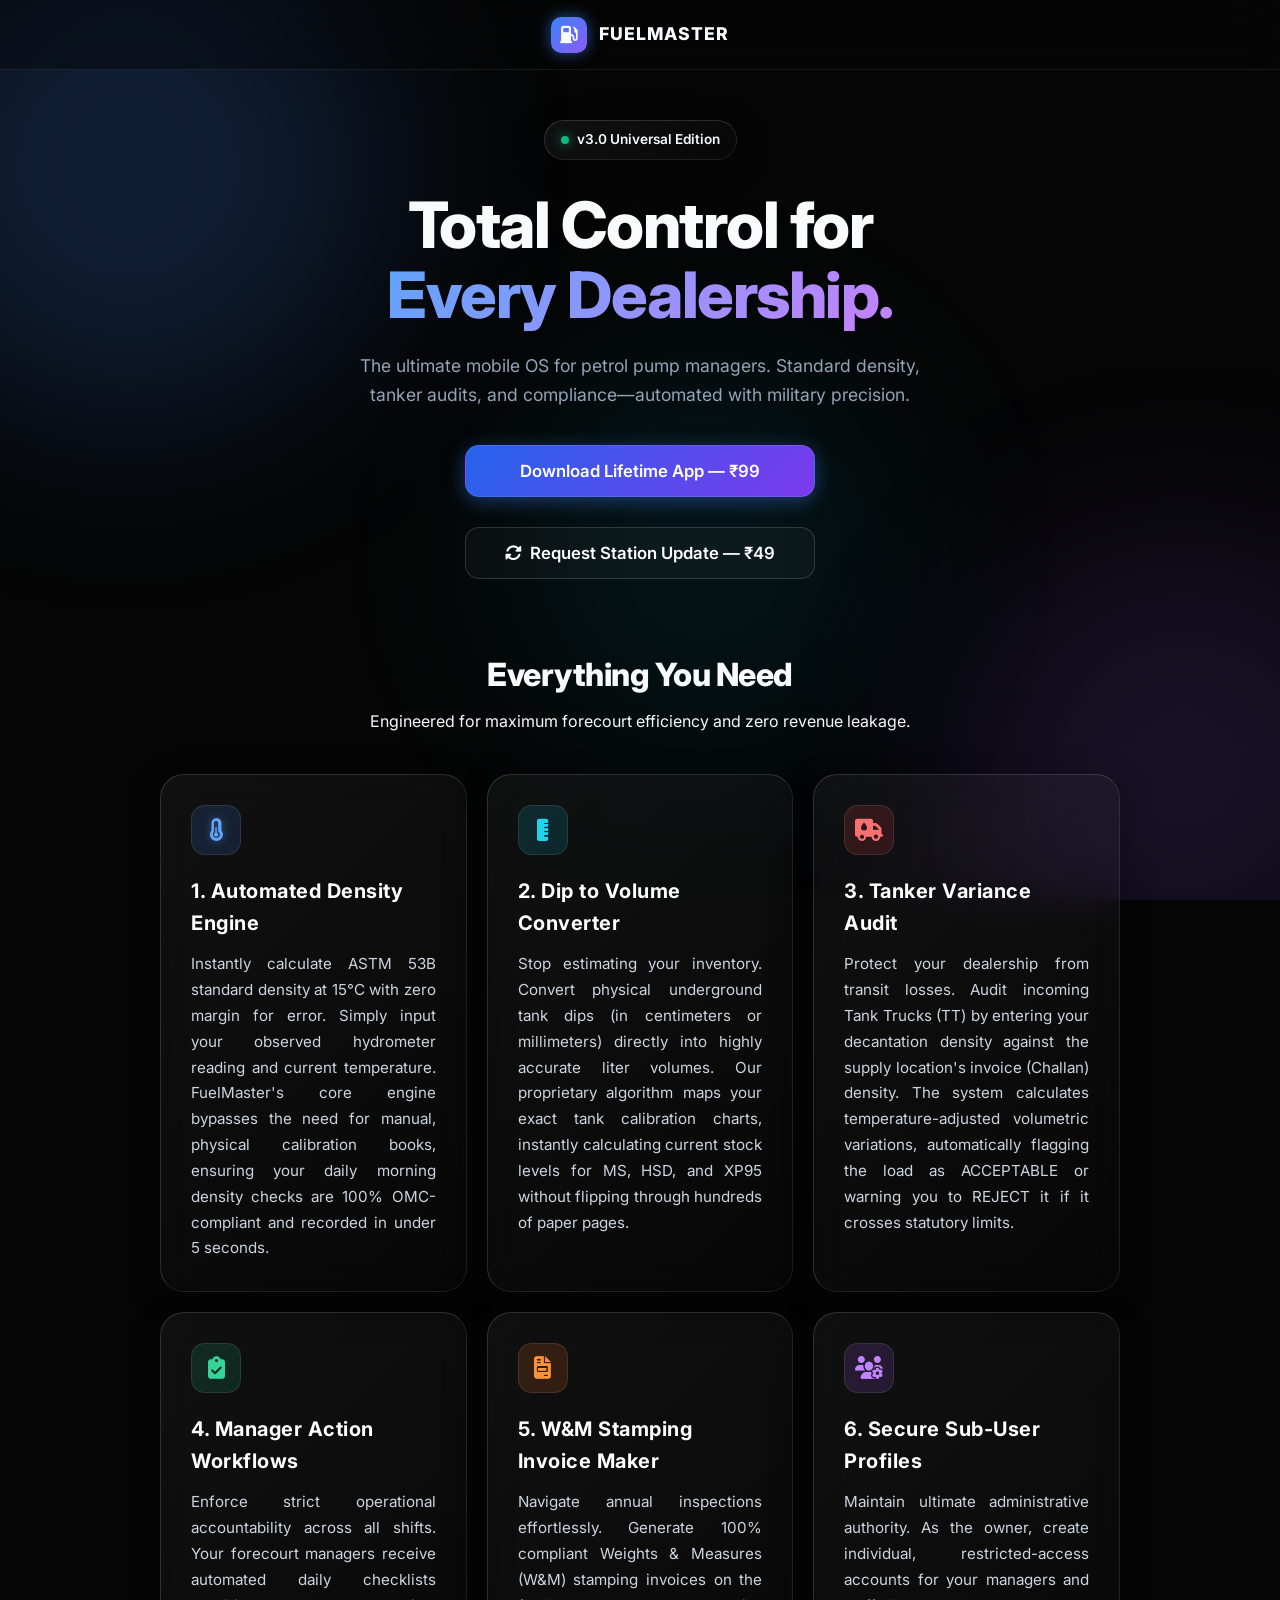
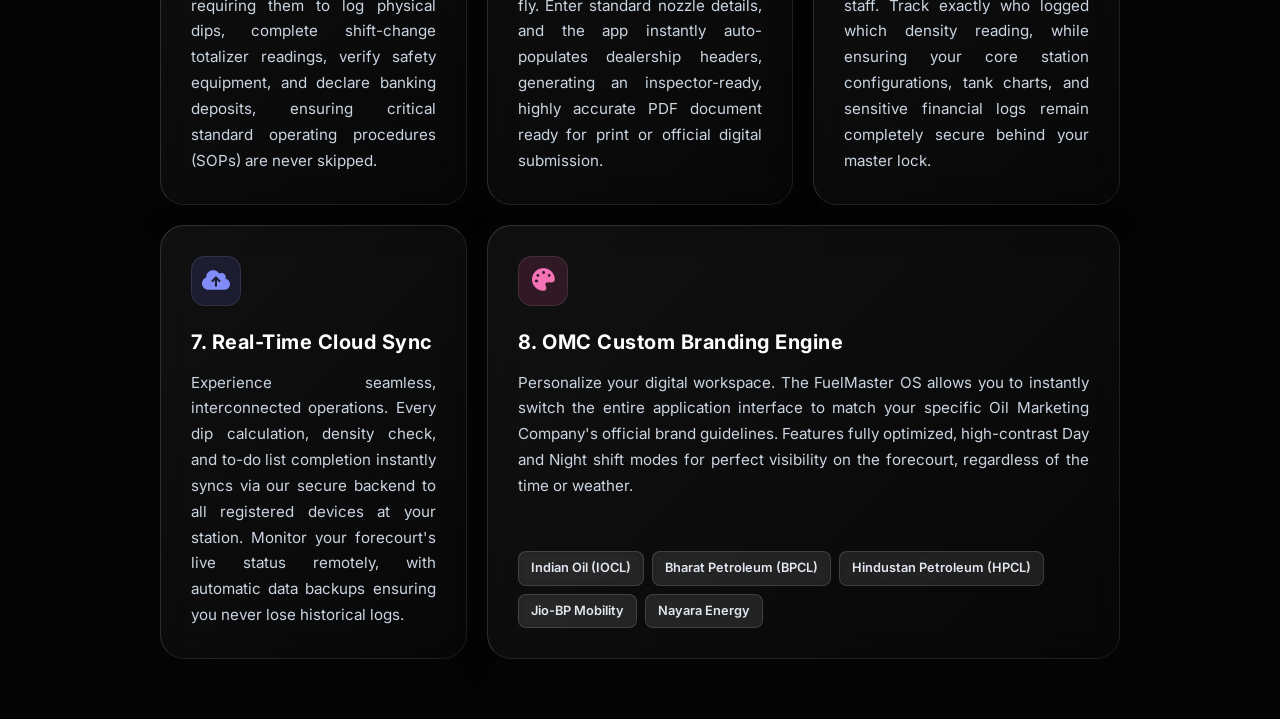
<file: index.html>
<!DOCTYPE html>
<html lang="en">
<head>
    <meta charset="UTF-8">
    <meta name="viewport" content="width=device-width, initial-scale=1.0, maximum-scale=1.0, user-scalable=no">
    <title>FuelMaster | The Ultimate Forecourt OS</title>
    <link href="https://fonts.googleapis.com/css2?family=Inter:wght@300;400;500;600;700;800&display=swap" rel="stylesheet">
    <link href="https://cdnjs.cloudflare.com/ajax/libs/font-awesome/6.4.0/css/all.min.css" rel="stylesheet">
    <link rel="stylesheet" href="style.css">
    <script src="https://checkout.razorpay.com/v1/checkout.js"></script>
</head>
<body>

    <div class="bg-orbs">
        <div class="orb orb-1"></div>
        <div class="orb orb-2"></div>
        <div class="orb orb-3"></div>
    </div>

    <header class="navbar">
        <div class="logo">
            <div class="logo-icon"><i class="fas fa-gas-pump"></i></div>
            <div class="logo-text">FUELMASTER</div>
        </div>
    </header>

    <main class="container">
        <section class="hero slide-up">
            <div class="version-badge glass-panel">
                <span class="pulse-dot"></span> v3.0 Universal Edition
            </div>
            <h1 class="hero-title">Total Control for <br><span class="text-gradient animated-gradient">Every Dealership.</span></h1>
            <p class="hero-desc">The ultimate mobile OS for petrol pump managers. Standard density, tanker audits, and compliance—automated with military precision.</p>
            
            <div class="hero-actions">
                <button class="btn btn-primary btn-glow w-100 pulse-anim" onclick="openSheet('downloadSheet')">
                    Download Lifetime App — ₹99
                </button>
                <button class="btn btn-glass w-100 mt-15" onclick="openSheet('updateSheet')">
                    <i class="fas fa-sync-alt"></i> Request Station Update — ₹49
                </button>
            </div>
        </section>

        <section class="features-section">
            <div class="section-title fade-in-scroll">
                <h2>Everything You Need</h2>
                <p>Engineered for maximum forecourt efficiency and zero revenue leakage.</p>
            </div>

            <div class="bento-grid">
                <div class="bento-card glass-panel fade-in-scroll delay-1">
                    <div class="icon-wrap blue"><i class="fas fa-temperature-half"></i></div>
                    <h3>1. Automated Density Engine</h3>
                    <p>Instantly calculate ASTM 53B standard density at 15°C with zero margin for error. Simply input your observed hydrometer reading and current temperature. FuelMaster's core engine bypasses the need for manual, physical calibration books, ensuring your daily morning density checks are 100% OMC-compliant and recorded in under 5 seconds.</p>
                </div>
                <div class="bento-card glass-panel fade-in-scroll delay-2">
                    <div class="icon-wrap cyan"><i class="fas fa-ruler-vertical"></i></div>
                    <h3>2. Dip to Volume Converter</h3>
                    <p>Stop estimating your inventory. Convert physical underground tank dips (in centimeters or millimeters) directly into highly accurate liter volumes. Our proprietary algorithm maps your exact tank calibration charts, instantly calculating current stock levels for MS, HSD, and XP95 without flipping through hundreds of paper pages.</p>
                </div>
                <div class="bento-card glass-panel fade-in-scroll delay-3">
                    <div class="icon-wrap red"><i class="fas fa-truck-droplet"></i></div>
                    <h3>3. Tanker Variance Audit</h3>
                    <p>Protect your dealership from transit losses. Audit incoming Tank Trucks (TT) by entering your decantation density against the supply location's invoice (Challan) density. The system calculates temperature-adjusted volumetric variations, automatically flagging the load as ACCEPTABLE or warning you to REJECT it if it crosses statutory limits.</p>
                </div>
                <div class="bento-card glass-panel fade-in-scroll delay-1">
                    <div class="icon-wrap green"><i class="fas fa-clipboard-check"></i></div>
                    <h3>4. Manager Action Workflows</h3>
                    <p>Enforce strict operational accountability across all shifts. Your forecourt managers receive automated daily checklists requiring them to log physical dips, complete shift-change totalizer readings, verify safety equipment, and declare banking deposits, ensuring critical standard operating procedures (SOPs) are never skipped.</p>
                </div>
                <div class="bento-card glass-panel fade-in-scroll delay-2">
                    <div class="icon-wrap orange"><i class="fas fa-file-invoice"></i></div>
                    <h3>5. W&M Stamping Invoice Maker</h3>
                    <p>Navigate annual inspections effortlessly. Generate 100% compliant Weights & Measures (W&M) stamping invoices on the fly. Enter standard nozzle details, and the app instantly auto-populates dealership headers, generating an inspector-ready, highly accurate PDF document ready for print or official digital submission.</p>
                </div>
                <div class="bento-card glass-panel fade-in-scroll delay-3">
                    <div class="icon-wrap purple"><i class="fas fa-users-gear"></i></div>
                    <h3>6. Secure Sub-User Profiles</h3>
                    <p>Maintain ultimate administrative authority. As the owner, create individual, restricted-access accounts for your managers and staff. Track exactly who logged which density reading, while ensuring your core station configurations, tank charts, and sensitive financial logs remain completely secure behind your master lock.</p>
                </div>
                <div class="bento-card glass-panel fade-in-scroll delay-1">
                    <div class="icon-wrap indigo"><i class="fas fa-cloud-arrow-up"></i></div>
                    <h3>7. Real-Time Cloud Sync</h3>
                    <p>Experience seamless, interconnected operations. Every dip calculation, density check, and to-do list completion instantly syncs via our secure backend to all registered devices at your station. Monitor your forecourt's live status remotely, with automatic data backups ensuring you never lose historical logs.</p>
                </div>
                <div class="bento-card glass-panel fade-in-scroll bento-span-2 delay-2">
                    <div class="icon-wrap pink"><i class="fas fa-palette"></i></div>
                    <h3>8. OMC Custom Branding Engine</h3>
                    <p>Personalize your digital workspace. The FuelMaster OS allows you to instantly switch the entire application interface to match your specific Oil Marketing Company's official brand guidelines. Features fully optimized, high-contrast Day and Night shift modes for perfect visibility on the forecourt, regardless of the time or weather.</p>
                    <div class="brand-tags mt-15">
                        <span class="tag glass-tag">Indian Oil (IOCL)</span>
                        <span class="tag glass-tag">Bharat Petroleum (BPCL)</span>
                        <span class="tag glass-tag">Hindustan Petroleum (HPCL)</span>
                        <span class="tag glass-tag">Jio-BP Mobility</span>
                        <span class="tag glass-tag">Nayara Energy</span>
                    </div>
                </div>
            </div>
        </section>
    </main>

    <div class="sheet-overlay" id="sheetOverlay" onclick="closeAllSheets()"></div>

    <div class="bottom-sheet glass-modal" id="downloadSheet">
        <div class="sheet-handle"></div>
        <div class="sheet-header">
            <h2>Initialize FuelMaster</h2>
            <div class="price-tag glass-tag">₹99 Lifetime</div>
        </div>
        <div class="sheet-body">
            <form onsubmit="handleRegistration(event)">
                <div class="form-group">
                    <label>Station Name</label>
                    <input type="text" id="r_pump" class="form-input" placeholder="e.g. Jai Hind Fuels" required>
                </div>
                <div class="form-group">
                    <label>Marketing Company</label>
                    <select id="r_brand" class="form-input" required>
                        <option value="IOCL">Indian Oil (IOCL)</option>
                        <option value="BPCL">Bharat Petroleum (BPCL)</option>
                        <option value="HPCL">Hindustan Petroleum (HPCL)</option>
                        <option value="JioBP">Jio BP</option>
                        <option value="Nayara">Nayara Energy</option>
                    </select>
                </div>
                <div class="form-group">
                    <label>Authorized Mobile</label>
                    <input type="tel" id="r_mobile" class="form-input" pattern="[0-9]{10}" placeholder="10 Digits" required>
                </div>
                <button type="submit" class="btn btn-primary btn-glow w-100 mt-15">Proceed to Pay ₹99</button>
            </form>
        </div>
    </div>

    <div class="bottom-sheet glass-modal" id="updateSheet">
        <div class="sheet-handle"></div>
        <div class="sheet-header">
            <h2>Station Update Request</h2>
            <div class="price-tag glass-tag">₹49 Fee</div>
        </div>
        <div class="sheet-body">
            <div class="alert-box glass-panel mb-15">
                <i class="fas fa-lock"></i> Requires your originally registered mobile number.
            </div>
            <form onsubmit="handleUpdate(event)">
                <div class="form-group">
                    <label>Dealership Name</label>
                    <input type="text" id="u_pump" class="form-input" placeholder="Station name" required>
                </div>
                <div class="form-group">
                    <label>Registered Mobile</label>
                    <input type="tel" id="u_mobile" class="form-input" pattern="[0-9]{10}" placeholder="10 Digits" required>
                </div>
                <div class="form-group">
                    <label>Update Details</label>
                    <textarea id="u_changes" class="form-input" rows="3" placeholder="Describe changes needed (e.g., adding a new manager sub-user, modifying tank charts)..." required></textarea>
                </div>
                <button type="submit" class="btn btn-glass w-100 mt-15">Pay ₹49 & Request</button>
            </form>
        </div>
    </div>

    <div class="bottom-sheet glass-modal" id="successSheet">
        <div class="sheet-handle"></div>
        <div class="sheet-body text-center">
            <div class="success-ring bounce-in">
                <i class="fas fa-check"></i>
            </div>
            <h2 id="successTitle" class="mt-15 text-white">Verified</h2>
            <p id="successMessage" class="text-muted mt-5 mb-20">Transaction successfully processed.</p>
            
            <div class="receipt-box glass-panel mb-20">
                <span class="receipt-label">SECURE TOKEN</span>
                <div id="ticketDisplay" class="token-text text-gradient">#FM-000000</div>
                <div class="receipt-ref">REF: <span id="paymentRefDisplay">PAY_123</span></div>
            </div>

            <button id="successActionBtn" class="btn btn-primary btn-glow w-100">Action</button>
        </div>
    </div>

    <script src="script.js"></script>
</body>
</html>
</file>
<file: style.css>
/* --- PREMIUM GLASSMORPHISM THEME --- */
:root {
    --bg-dark: #050505;
    --primary: #3b82f6;
    --primary-glow: rgba(59, 130, 246, 0.6);
    --secondary: #8b5cf6;
    --accent: #06b6d4;
    
    --glass-bg: rgba(255, 255, 255, 0.03);
    --glass-border: rgba(255, 255, 255, 0.08);
    --glass-highlight: rgba(255, 255, 255, 0.15);
    
    --text-main: #f8fafc;
    --text-muted: #94a3b8;
    --success: #10b981;
}

* { margin: 0; padding: 0; box-sizing: border-box; font-family: 'Inter', sans-serif; -webkit-tap-highlight-color: transparent; }

body { 
    background-color: var(--bg-dark); 
    color: var(--text-main); 
    line-height: 1.6; 
    overflow-x: hidden;
    position: relative;
}

/* --- ANIMATED BACKGROUND ORBS --- */
.bg-orbs { position: fixed; inset: 0; z-index: -1; overflow: hidden; pointer-events: none; }
.orb { position: absolute; border-radius: 50%; filter: blur(100px); opacity: 0.5; animation: float 15s infinite ease-in-out alternate; will-change: transform; }
.orb-1 { width: 40vw; height: 40vw; min-width: 400px; min-height: 400px; background: rgba(59, 130, 246, 0.4); top: -10%; left: -10%; animation-delay: 0s; }
.orb-2 { width: 35vw; height: 35vw; min-width: 350px; min-height: 350px; background: rgba(139, 92, 246, 0.3); bottom: -10%; right: -10%; animation-delay: -5s; }
.orb-3 { width: 30vw; height: 30vw; min-width: 300px; min-height: 300px; background: rgba(6, 182, 212, 0.2); top: 40%; left: 40%; animation-delay: -10s; }

@keyframes float { 
    0% { transform: translate(0, 0) scale(1); } 
    100% { transform: translate(50px, 50px) scale(1.1); } 
}

.container { padding: 90px 20px 60px; max-width: 1000px; margin: 0 auto; position: relative; z-index: 1; }

/* --- TYPOGRAPHY & UTILS --- */
.text-gradient { background: linear-gradient(135deg, #60a5fa, #c084fc, #34d399); -webkit-background-clip: text; -webkit-text-fill-color: transparent; }
.animated-gradient { background-size: 200% auto; animation: shine 4s linear infinite; }
@keyframes shine { to { background-position: 200% center; } }

.text-white { color: #fff; }
.text-muted { color: var(--text-muted); font-size: 0.95rem; font-weight: 400; }
.text-center { text-align: center; }
.w-100 { width: 100%; }
.mt-5 { margin-top: 5px; } .mt-15 { margin-top: 15px; } .mb-15 { margin-bottom: 15px; } .mb-20 { margin-bottom: 20px; }
@media (max-width: 600px) { .hide-mobile { display: none; } }

/* --- GLASS CORE CLASSES --- */
.glass-panel {
    background: linear-gradient(135deg, rgba(255,255,255,0.05) 0%, rgba(255,255,255,0.01) 100%);
    backdrop-filter: blur(20px);
    -webkit-backdrop-filter: blur(20px);
    border: 1px solid var(--glass-border);
    border-top: 1px solid var(--glass-highlight);
    border-left: 1px solid var(--glass-highlight);
    box-shadow: 0 8px 32px 0 rgba(0, 0, 0, 0.3);
}

/* --- NAVBAR --- */
.navbar { position: fixed; top: 0; left: 0; right: 0; height: 70px; background: rgba(5, 5, 5, 0.4); backdrop-filter: blur(24px); -webkit-backdrop-filter: blur(24px); border-bottom: 1px solid var(--glass-border); display: flex; justify-content: center; align-items: center; padding: 0 20px; z-index: 100; }
.logo { display: flex; align-items: center; gap: 12px; font-weight: 800; font-size: 1.1rem; letter-spacing: 1px; }
.logo-icon { width: 36px; height: 36px; background: linear-gradient(135deg, var(--primary), var(--secondary)); border-radius: 10px; display: flex; align-items: center; justify-content: center; font-size: 1.1rem; box-shadow: 0 0 15px var(--primary-glow); }

/* --- BUTTONS --- */
.btn { display: inline-flex; align-items: center; justify-content: center; gap: 8px; padding: 15px 24px; border-radius: 14px; font-weight: 600; font-size: 1.05rem; border: none; cursor: pointer; transition: all 0.3s cubic-bezier(0.25, 0.8, 0.25, 1); outline: none; }
.btn:active { transform: scale(0.96); }
.btn-primary { background: linear-gradient(135deg, #2563eb, #7c3aed); color: white; border: 1px solid rgba(255,255,255,0.1); }
.btn-glow { box-shadow: 0 4px 20px rgba(59, 130, 246, 0.4); }
.btn-primary:hover { box-shadow: 0 6px 25px rgba(124, 58, 237, 0.6); transform: translateY(-2px); }

.btn-glass { background: var(--glass-bg); color: #fff; border: 1px solid var(--glass-highlight); backdrop-filter: blur(10px); }
.btn-glass:hover { background: rgba(255,255,255,0.1); border-color: rgba(255,255,255,0.3); transform: translateY(-2px); }
.btn-sm { padding: 8px 16px; font-size: 0.85rem; border-radius: 10px; }

/* --- HERO --- */
.hero { text-align: center; margin-bottom: 70px; padding-top: 30px; }
.version-badge { display: inline-flex; align-items: center; gap: 8px; padding: 8px 16px; border-radius: 50px; font-size: 0.85rem; font-weight: 600; margin-bottom: 30px; }
.pulse-dot { width: 8px; height: 8px; background: var(--success); border-radius: 50%; box-shadow: 0 0 12px rgba(16, 185, 129, 0.8); animation: pulse 2s infinite; }
.hero-title { font-size: clamp(2.5rem, 6vw, 4rem); line-height: 1.1; margin-bottom: 20px; letter-spacing: -1.5px; font-weight: 800; }
.hero-desc { color: var(--text-muted); font-size: 1.1rem; margin-bottom: 35px; max-width: 600px; margin-left: auto; margin-right: auto; line-height: 1.7; }
.hero-actions { max-width: 350px; margin: 0 auto; display: flex; flex-direction: column; gap: 15px; }
.pulse-anim { animation: soft-pulse 3s infinite alternate; }
@keyframes soft-pulse { 0% { box-shadow: 0 0 15px rgba(59,130,246,0.3); } 100% { box-shadow: 0 0 30px rgba(124,58,237,0.6); } }

/* --- FEATURES BENTO GRID (EXPANDED TEXT) --- */
.features-section { margin-top: 40px; }
.section-title { text-align: center; margin-bottom: 40px; }
.section-title h2 { font-size: 2rem; font-weight: 800; margin-bottom: 8px; letter-spacing: -0.5px; }

.bento-grid { display: grid; grid-template-columns: repeat(auto-fit, minmax(280px, 1fr)); gap: 20px; }
.bento-card { border-radius: 24px; padding: 30px; transition: all 0.4s cubic-bezier(0.175, 0.885, 0.32, 1.275); display: flex; flex-direction: column; justify-content: flex-start; }
.bento-card:hover { transform: translateY(-8px) scale(1.02); border-color: rgba(255,255,255,0.3); box-shadow: 0 15px 40px rgba(0,0,0,0.5); }

.icon-wrap { width: 50px; height: 50px; border-radius: 14px; display: flex; align-items: center; justify-content: center; font-size: 1.4rem; margin-bottom: 20px; box-shadow: inset 0 0 0 1px rgba(255,255,255,0.1); }
.icon-wrap.blue { background: rgba(59, 130, 246, 0.15); color: #60a5fa; text-shadow: 0 0 10px rgba(96, 165, 250, 0.5); }
.icon-wrap.cyan { background: rgba(6, 182, 212, 0.15); color: #22d3ee; }
.icon-wrap.red { background: rgba(239, 68, 68, 0.15); color: #f87171; }
.icon-wrap.green { background: rgba(16, 185, 129, 0.15); color: #34d399; }
.icon-wrap.orange { background: rgba(249, 115, 22, 0.15); color: #fb923c; }
.icon-wrap.purple { background: rgba(168, 85, 247, 0.15); color: #c084fc; }
.icon-wrap.indigo { background: rgba(99, 102, 241, 0.15); color: #818cf8; }
.icon-wrap.pink { background: rgba(236, 72, 153, 0.15); color: #f472b6; }

.bento-card h3 { font-size: 1.25rem; margin-bottom: 12px; color: #fff; font-weight: 700; letter-spacing: 0.5px; }
.bento-card p { font-size: 0.95rem; color: #cbd5e1; line-height: 1.7; font-weight: 400; text-align: justify; }

.brand-tags { display: flex; gap: 8px; margin-top: auto; padding-top: 20px; flex-wrap: wrap; }
.glass-tag { background: rgba(255,255,255,0.08); border: 1px solid rgba(255,255,255,0.15); padding: 6px 12px; border-radius: 8px; font-size: 0.8rem; font-weight: 600; backdrop-filter: blur(5px); color: #e2e8f0; }

@media (min-width: 768px) { .bento-span-2 { grid-column: span 2; } }

/* --- MODALS / BOTTOM SHEETS (DARK GLASS) --- */
.sheet-overlay { position: fixed; inset: 0; background: rgba(0, 0, 0, 0.6); backdrop-filter: blur(8px); -webkit-backdrop-filter: blur(8px); z-index: 1000; opacity: 0; pointer-events: none; transition: opacity 0.4s ease; }
.sheet-overlay.active { opacity: 1; pointer-events: auto; }

.glass-modal {
    background: rgba(10, 10, 15, 0.65);
    backdrop-filter: blur(30px);
    -webkit-backdrop-filter: blur(30px);
    border: 1px solid rgba(255,255,255,0.1);
    border-top: 1px solid rgba(255,255,255,0.2);
    box-shadow: 0 -20px 50px rgba(0,0,0,0.5), inset 0 1px 0 rgba(255,255,255,0.1);
}

.bottom-sheet { position: fixed; bottom: 0; left: 0; right: 0; border-radius: 30px 30px 0 0; padding: 25px 25px 40px; z-index: 1001; transform: translateY(100%); transition: transform 0.5s cubic-bezier(0.32, 0.72, 0, 1); will-change: transform; max-height: 90vh; overflow-y: auto; }
.bottom-sheet.active { transform: translateY(0); }

@media (min-width: 600px) {
    .bottom-sheet { top: 50%; bottom: auto; left: 50%; right: auto; width: 100%; max-width: 450px; border-radius: 30px; transform: translate(-50%, 50%); opacity: 0; transition: all 0.4s ease; }
    .bottom-sheet.active { transform: translate(-50%, -50%); opacity: 1; }
    .sheet-handle { display: none; }
}

.sheet-handle { width: 50px; height: 5px; background: rgba(255,255,255,0.2); border-radius: 5px; margin: 0 auto 25px; }
.sheet-header { display: flex; justify-content: space-between; align-items: center; margin-bottom: 30px; }
.sheet-header h2 { font-size: 1.3rem; color: #fff; font-weight: 700; }
.price-tag { font-size: 0.85rem; color: #fff; }

.form-group { margin-bottom: 20px; }
.form-group label { display: block; margin-bottom: 8px; font-size: 0.85rem; font-weight: 500; color: #cbd5e1; letter-spacing: 0.5px; }
.form-input { width: 100%; padding: 15px; background: rgba(255,255,255,0.03); border: 1px solid rgba(255,255,255,0.1); border-radius: 14px; color: #fff; font-size: 1rem; transition: all 0.3s ease; box-shadow: inset 0 2px 4px rgba(0,0,0,0.2); }
.form-input:focus { outline: none; border-color: rgba(96, 165, 250, 0.5); background: rgba(255,255,255,0.06); box-shadow: 0 0 0 4px rgba(59, 130, 246, 0.15); }
.form-input option { background: #18181b; color: #fff; }

.alert-box { padding: 15px; border-radius: 12px; color: #93c5fd; font-size: 0.85rem; display: flex; align-items: center; gap: 10px; border-left: 3px solid #3b82f6; }

/* --- SUCCESS UI (GLASS) --- */
.success-ring { width: 80px; height: 80px; border-radius: 50%; background: rgba(16, 185, 129, 0.1); border: 2px solid var(--success); display: flex; align-items: center; justify-content: center; font-size: 2.5rem; color: var(--success); margin: 0 auto; box-shadow: 0 0 30px rgba(16,185,129,0.2); }
.receipt-box { padding: 25px; border-radius: 20px; border: 1px dashed rgba(255,255,255,0.2); }
.receipt-label { font-size: 0.75rem; color: var(--text-muted); letter-spacing: 2px; text-transform: uppercase; }
.token-text { font-family: 'Inter', monospace; font-size: 2rem; font-weight: 800; margin: 10px 0; letter-spacing: 3px; }
.receipt-ref { font-size: 0.85rem; color: var(--success); font-weight: 600; }

/* --- HIGH-END ANIMATIONS --- */
@keyframes slideUp { 0% { opacity: 0; transform: translateY(30px) scale(0.95); } 100% { opacity: 1; transform: translateY(0) scale(1); } }
@keyframes bounceIn { 0% { transform: scale(0.5); opacity: 0; } 60% { transform: scale(1.1); opacity: 1; } 100% { transform: scale(1); } }
@keyframes pulse { 0%, 100% { opacity: 1; } 50% { opacity: 0.5; } }

.slide-up { animation: slideUp 0.8s cubic-bezier(0.16, 1, 0.3, 1) forwards; }
.bounce-in { animation: bounceIn 0.6s cubic-bezier(0.175, 0.885, 0.32, 1.275) forwards; }

/* Fixed Scroll Animations - No more blank boxes! */
.fade-in-scroll { opacity: 0; transform: translateY(20px); transition: opacity 0.6s ease-out, transform 0.6s ease-out; }
.fade-in-scroll.visible { opacity: 1; transform: translateY(0); }

/* Staggered grid animations */
.delay-1 { transition-delay: 0.1s; }
.delay-2 { transition-delay: 0.2s; }
.delay-3 { transition-delay: 0.3s; }
</file>
